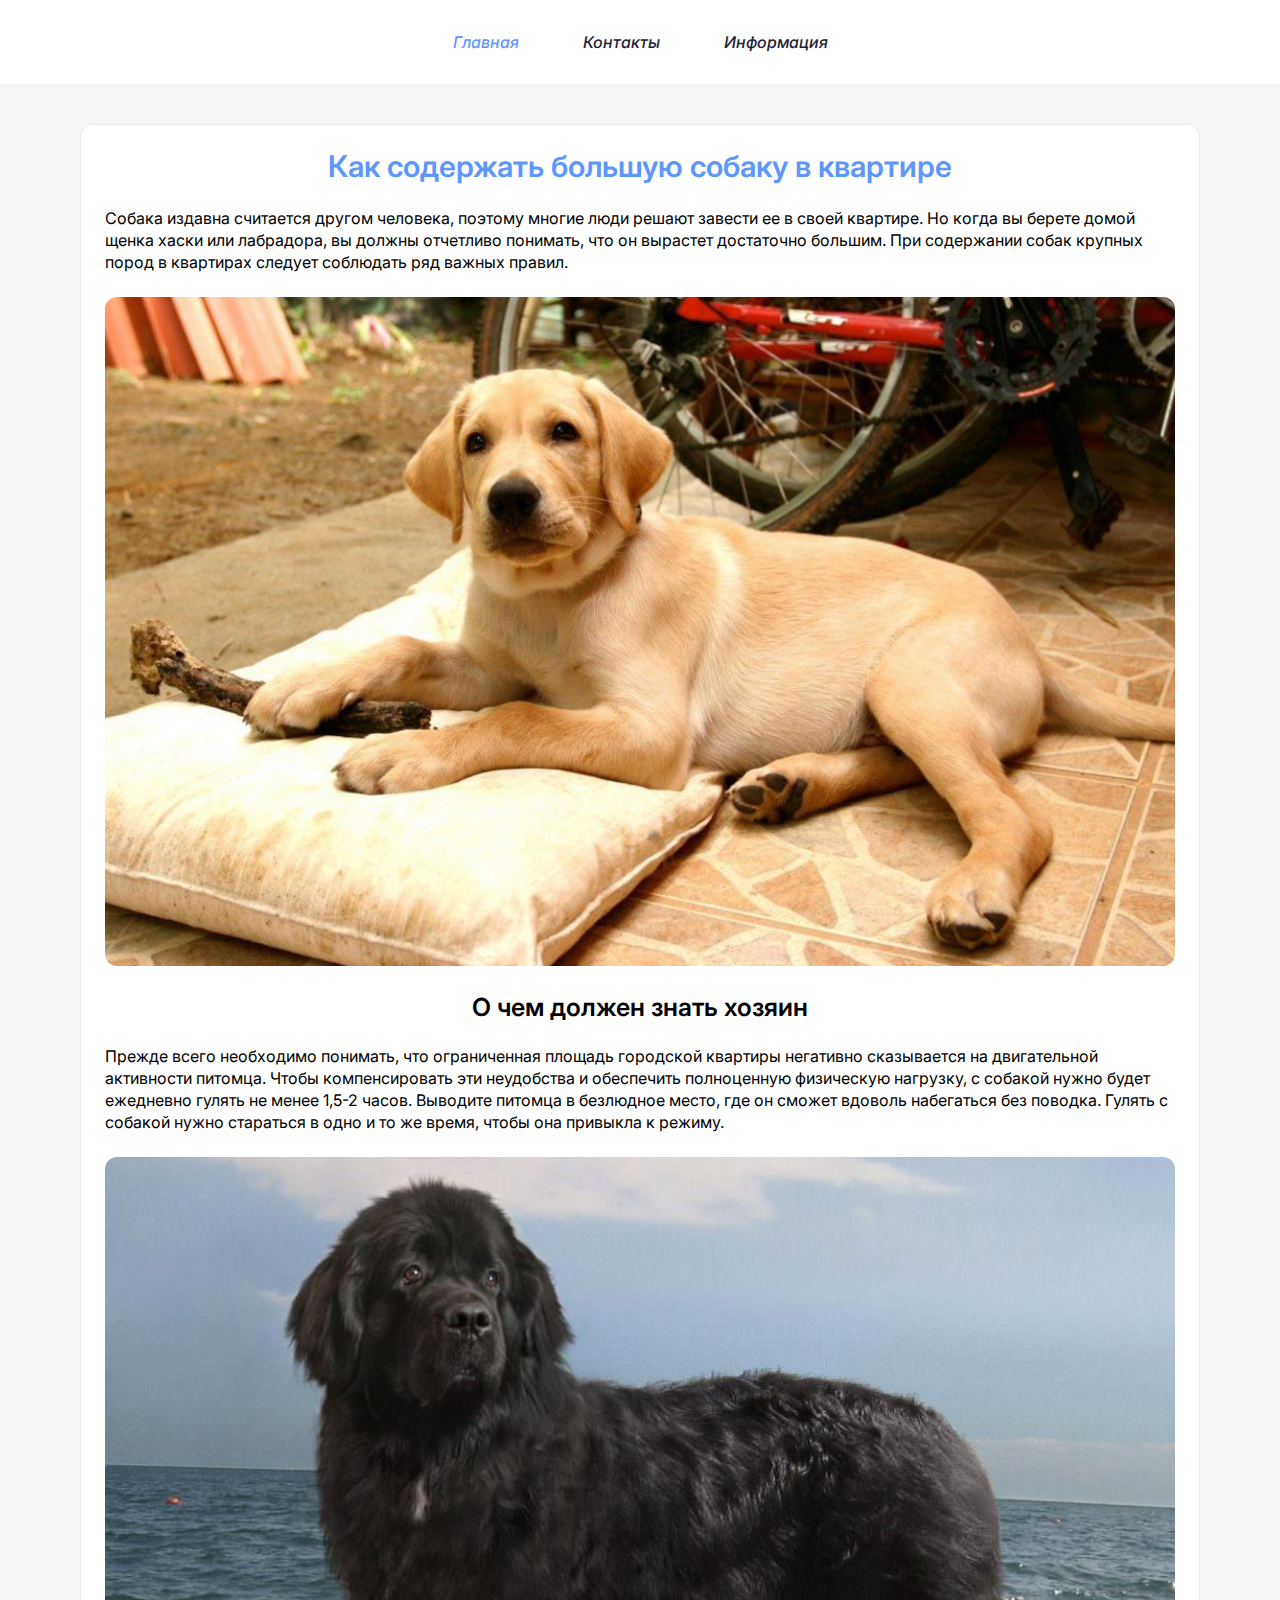
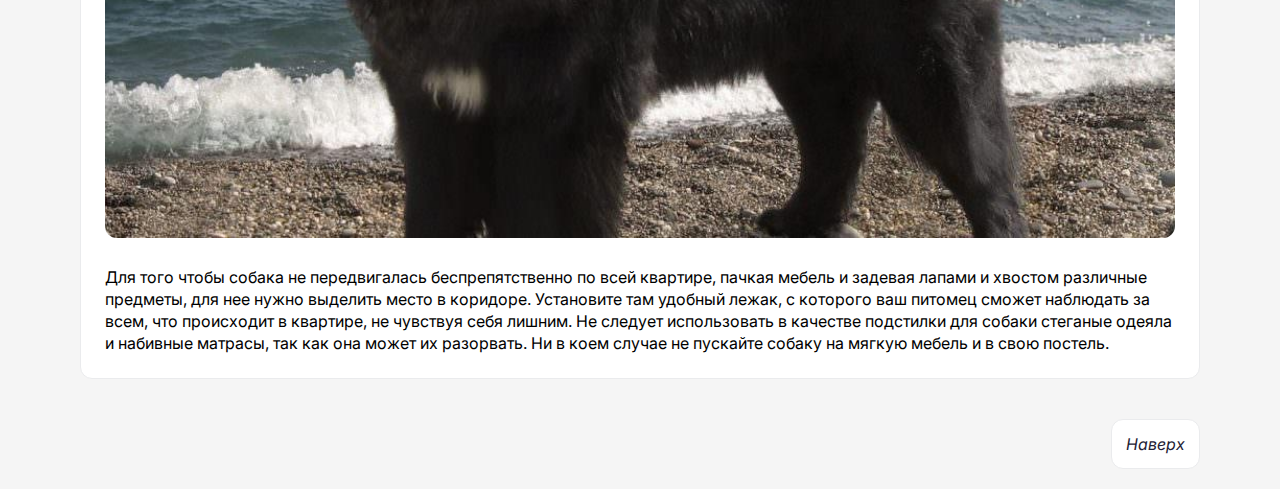
<file: page/animals/index.html>
<!DOCTYPE html>
<html lang="en">
  <head>
    <meta charset="UTF-8" />
    <meta name="viewport" content="width=device-width, initial-scale=1.0" />
    <link rel="preconnect" href="https://fonts.googleapis.com" />
    <link rel="preconnect" href="https://fonts.gstatic.com" crossorigin />
    <link
      href="https://fonts.googleapis.com/css2?family=Inter:wght@400;500;600&display=swap"
      rel="stylesheet"
    />
    <link rel="stylesheet" href="../../styles/animals/main.css" />
    <title>Animals</title>
  </head>
  <body>
    <header>
      <div class="container">
        <nav class="nav">
          <ul class="nav_ul">
            <li class="nav_li">
              <a class="nav_link link-active" href="#"><em>Главная</em></a>
            </li>
            <li class="nav_li">
              <a class="nav_link" href="./contacts.html"><em>Контакты</em></a>
            </li>
            <li class="nav_li">
              <a class="nav_link" href="./info.html"><em>Информация</em></a>
            </li>
          </ul>
        </nav>
      </div>
    </header>
    <div class="container">
      <main class="main">
        <h1 class="main_title">Как содержать большую собаку в квартире</h1>
        <p class="main_description">
          Собака издавна считается другом человека, поэтому многие люди решают
          завести ее в своей квартире. Но когда вы берете домой щенка хаски или
          лабрадора, вы должны отчетливо понимать, что он вырастет достаточно
          большим. При содержании собак крупных пород в квартирах следует
          соблюдать ряд важных правил.
        </p>
        <img class="main_img" src="../../img/dog-first.jpeg" alt="dog-first" />
        <h3 class="main_subtitle">О чем должен знать хозяин</h3>
        <p class="main_description">
          Прежде всего необходимо понимать, что ограниченная площадь городской
          квартиры негативно сказывается на двигательной активности питомца.
          Чтобы компенсировать эти неудобства и обеспечить полноценную
          физическую нагрузку, с собакой нужно будет ежедневно гулять не менее
          1,5-2 часов. Выводите питомца в безлюдное место, где он сможет вдоволь
          набегаться без поводка. Гулять с собакой нужно стараться в одно и то
          же время, чтобы она привыкла к режиму.
        </p>
        <img class="main_img" src="../../img/dog-second.jpg" alt="dog-second" />
        <p class="main_description">
          Для того чтобы собака не передвигалась беспрепятственно по всей
          квартире, пачкая мебель и задевая лапами и хвостом различные предметы,
          для нее нужно выделить место в коридоре. Установите там удобный лежак,
          с которого ваш питомец сможет наблюдать за всем, что происходит в
          квартире, не чувствуя себя лишним. Не следует использовать в качестве
          подстилки для собаки стеганые одеяла и набивные матрасы, так как она
          может их разорвать. Ни в коем случае не пускайте собаку на мягкую
          мебель и в свою постель.
        </p>
      </main>
      <footer class="footer">
        <a class="footer_link" href="#"><em>Наверх</em></a>
      </footer>
    </div>
  </body>
</html>
</file>
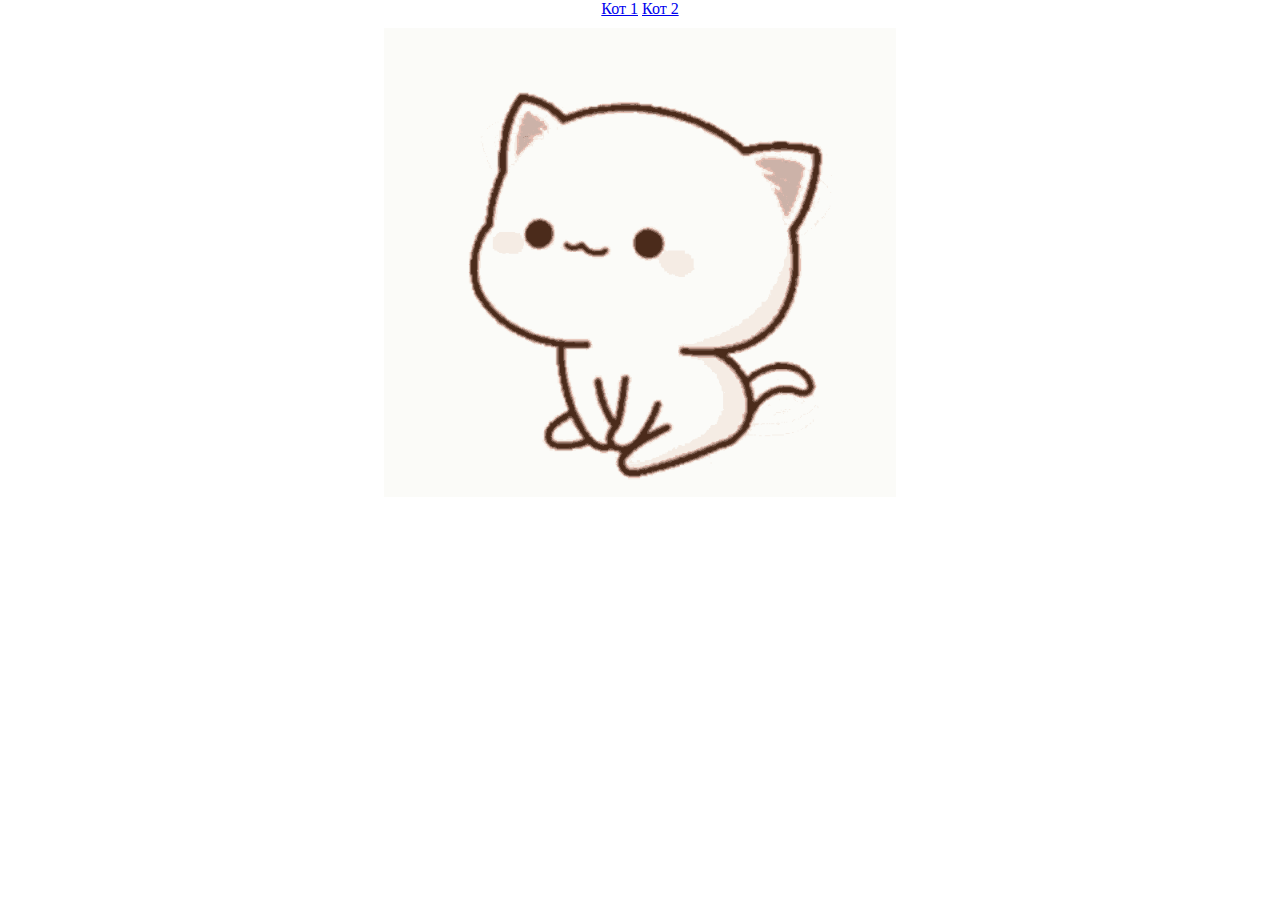
<file: page/cat.html>
<!DOCTYPE html>
<html lang="en">
  <head>
    <meta charset="UTF-8" />
    <meta http-equiv="X-UA-Compatible" content="IE=edge" />
    <meta name="viewport" content="width=device-width, initial-scale=1.0" />
    <meta
      name="description"
      content="Не упустите шанс стать частью быстроразвивающейся индустрии. Запишитесь на обучение уже сейчас!"
    />
    <link rel="stylesheet" href="../styles/index.css" />
    <title>Адриан Дмитрук</title>
  </head>
  <body>
    <header>
      <nav>
        <a href="../index.html">Кот 1</a>
        <a href="./cat.html">Кот 2</a>
      </nav>
    </header>
    <main>
      <img class="catVideo" src="../img/cute-peach.gif" alt="cat" />
    </main>
  </body>
</html>
</file>
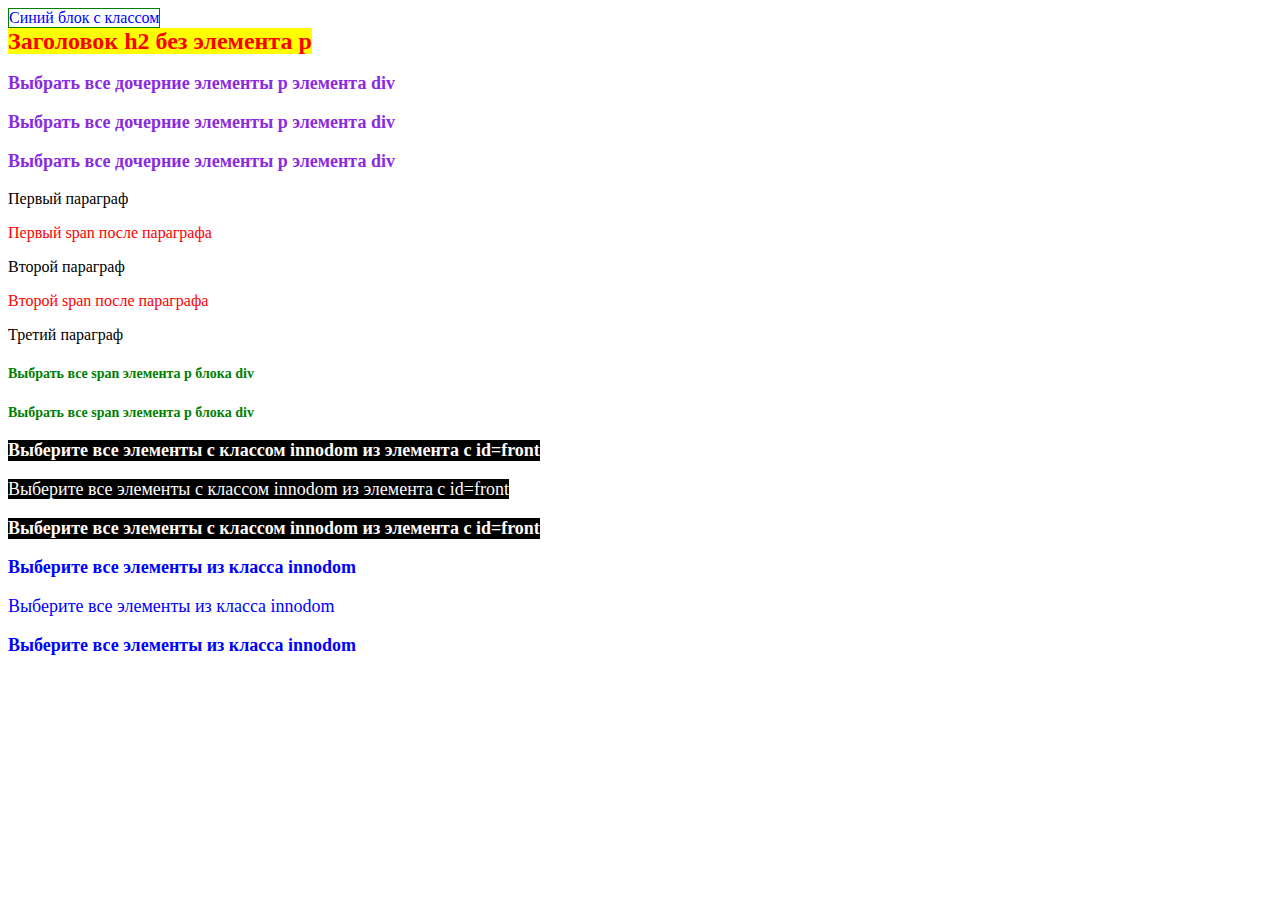
<file: page/css.html>
<!DOCTYPE html>
<html lang="en">
  <head>
    <meta charset="UTF-8" />
    <meta name="viewport" content="width=device-width, initial-scale=1.0" />
    <link rel="stylesheet" href="../styles/css/index.css" />
    <title>Css</title>
  </head>
  <body>
    <div class="blue_text">Синий блок с классом</div>

    <div>
      <h2>Заголовок h2 без элемента p</h2>
    </div>

    <div>
      <p>Выбрать все дочерние элементы p элемента div</p>
      <p>Выбрать все дочерние элементы p элемента div</p>
      <p>Выбрать все дочерние элементы p элемента div</p>
    </div>

    <p>Первый параграф</p>
    <span>Первый span после параграфа</span>
    <p>Второй параграф</p>
    <span>Второй span после параграфа</span>
    <p>Третий параграф</p>

    <div>
      <p>
        <span>Выбрать все span элемента p блока div</span>
      </p>
      <p>
        <span>Выбрать все span элемента p блока div</span>
      </p>
    </div>

    <div id="front">
      <p class="innodom">
        Выберите все элементы с классом innodom из элемента с id=front
      </p>
      <span class="innodom"
        >Выберите все элементы с классом innodom из элемента с id=front</span
      >
      <div>
        <p class="innodom">
          Выберите все элементы с классом innodom из элемента с id=front
        </p>
      </div>
    </div>

    <div>
      <p class="innodom">Выберите все элементы из класса innodom</p>
      <span class="innodom">Выберите все элементы из класса innodom</span>
      <div>
        <p class="innodom">Выберите все элементы из класса innodom</p>
      </div>
    </div>
  </body>
</html>
</file>
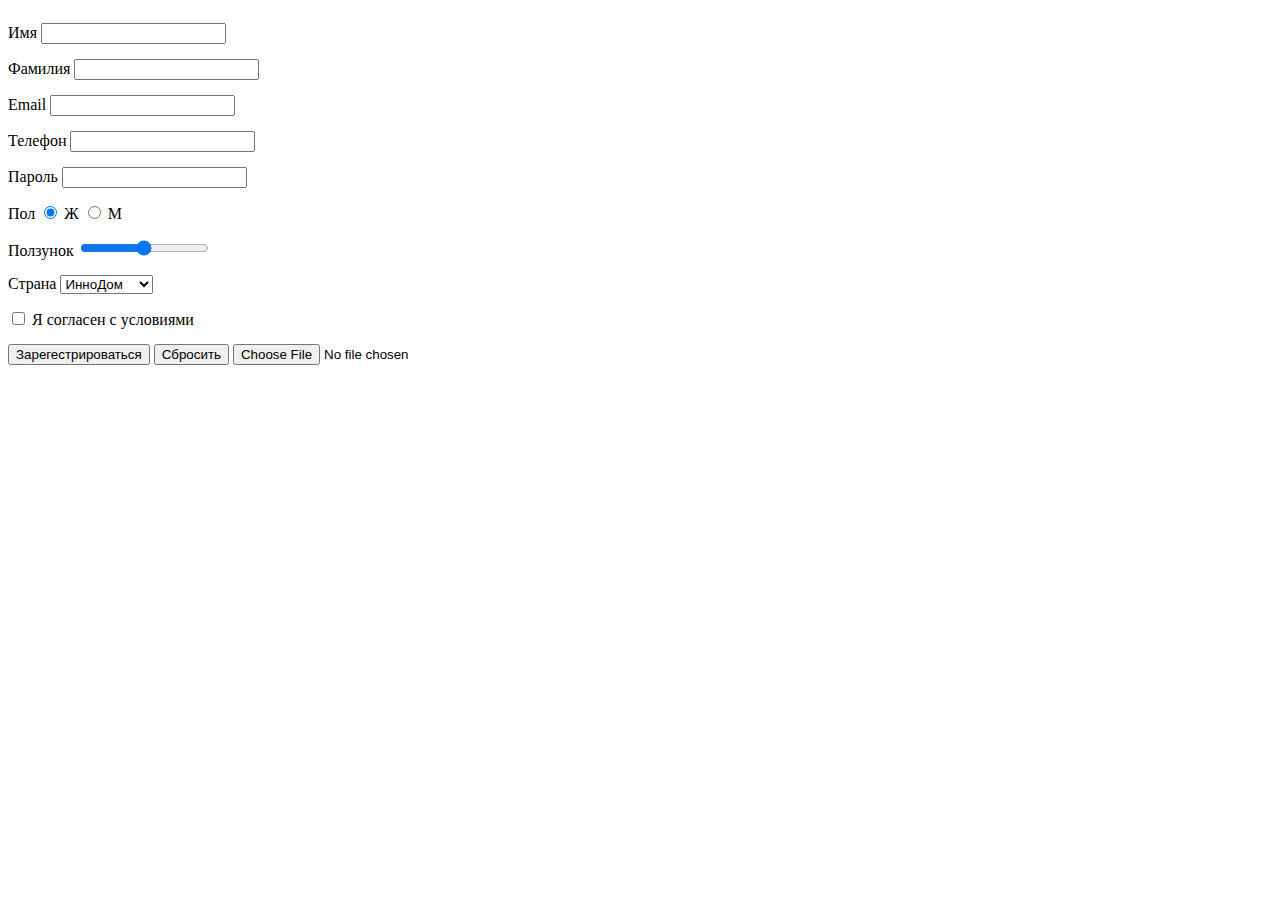
<file: page/input.html>
<!DOCTYPE html>
<html lang="en">
  <head>
    <meta charset="UTF-8" />
    <meta name="viewport" content="width=device-width, initial-scale=1.0" />
    <link rel="stylesheet" href="../styles/phone/index.css" />
    <title>Input</title>
  </head>
  <body>
    <form
      action="https://webhook.site/b83dcf88-ffb5-4025-9dde-c13d4c442051"
      method="POST"
    >
      <div class="form_wrap">
        <label>
          <span>Имя</span>
          <input type="text" required minlength="2" name="firstName" />
        </label>
      </div>
      <div class="form_wrap">
        <label>
          <span>Фамилия</span>
          <input type="text" required maxlength="20" name="lastName" />
        </label>
      </div>
      <div class="form_wrap">
        <label>
          <span>Email</span>
          <input type="email" required name="email" />
        </label>
      </div>
      <div class="form_wrap">
        <label>
          <span>Телефон</span>
          <input type="tel" required name="phone" />
        </label>
      </div>
      <div class="form_wrap">
        <label>
          <span>Пароль</span>
          <input type="password" required name="password" />
        </label>
      </div>
      <div class="form_wrap">
        <span>Пол</span>
        <label>
          <input type="radio" name="floor" value="1" checked required />
          <span>Ж</span>
        </label>
        <label>
          <input type="radio" name="floor" value="2" required />
          <span>М</span>
        </label>
      </div>
      <div class="form_wrap">
        <span>Ползунок</span>
        <input type="range" id="vol" name="vol" min="0" max="50" />
      </div>
      <div class="form_wrap">
        <label>
          <span>Страна</span>
          <select required name="сountry">
            <option value="1">ИнноДом</option>
            <option value="2">ИнноДомик</option>
            <option value="3">Домик</option>
          </select>
        </label>
      </div>
      <div class="form_wrap">
        <label>
          <input type="checkbox" required /> Я согласен с условиями
        </label>
      </div>
      <div class="form_wrap">
        <input type="submit" value="Зарегестрироваться" />
        <input type="reset" value="Сбросить" />
        <input type="file" />
      </div>
    </form>
  </body>
</html>
</file>
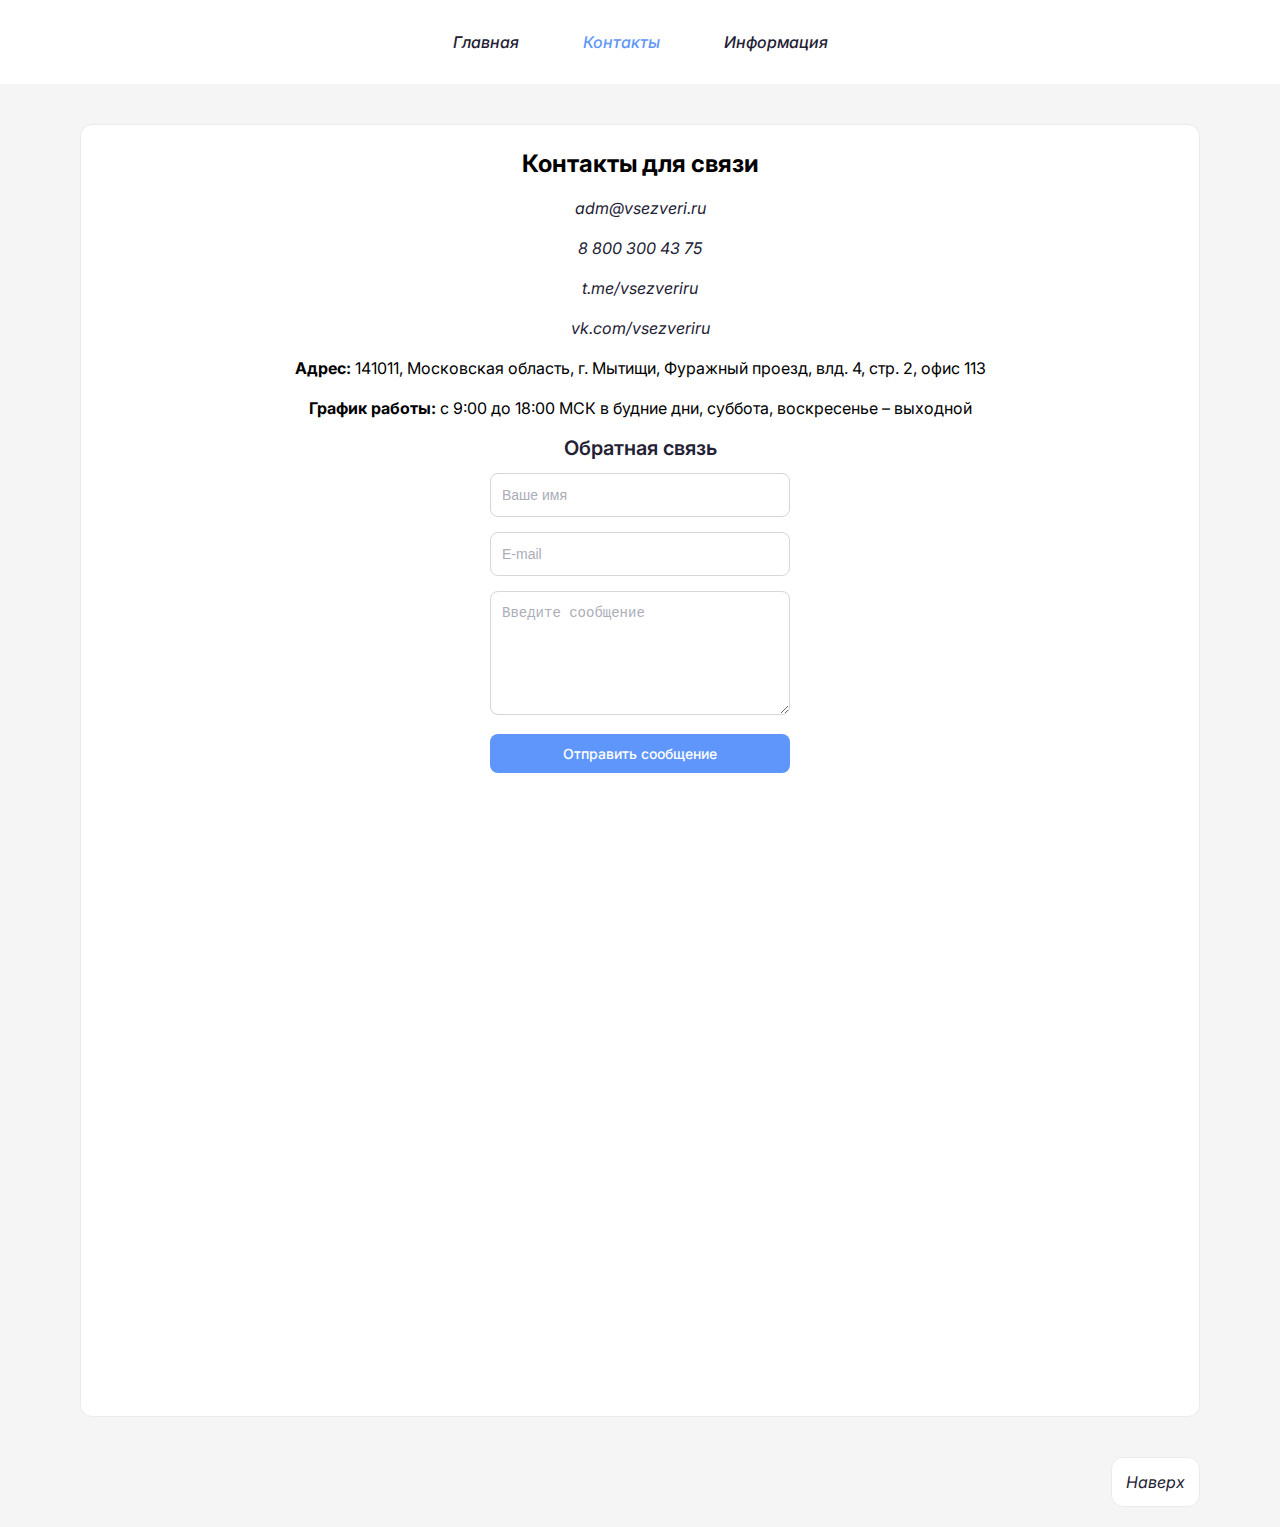
<file: page/animals/contacts.html>
<!DOCTYPE html>
<html lang="en">
  <head>
    <meta charset="UTF-8" />
    <meta name="viewport" content="width=device-width, initial-scale=1.0" />
    <link rel="preconnect" href="https://fonts.googleapis.com" />
    <link rel="preconnect" href="https://fonts.gstatic.com" crossorigin />
    <link
      href="https://fonts.googleapis.com/css2?family=Inter:wght@400;500;600&display=swap"
      rel="stylesheet"
    />
    <link rel="stylesheet" href="../../styles/animals/main.css" />
    <title>Contacts</title>
  </head>
  <body>
    <header>
      <div class="container">
        <nav class="nav">
          <ul class="nav_ul">
            <li class="nav_li">
              <a class="nav_link" href="./index.html"><em>Главная</em></a>
            </li>
            <li class="nav_li">
              <a class="nav_link link-active" href="#"><em>Контакты</em></a>
            </li>
            <li class="nav_li">
              <a class="nav_link" href="./info.html"><em>Информация</em></a>
            </li>
          </ul>
        </nav>
      </div>
    </header>
    <div class="container">
      <main class="main">
        <h2>Контакты для связи</h2>

        <a class="main_link" href="mailto:adm@vsezveri.ru"
          ><em>adm@vsezveri.ru</em></a
        >

        <a class="main_link" href="tel:88003004375"><em>8 800 300 43 75</em></a>
        <a class="main_link" href="https://t.me/vsezveriru"
          ><em>t.me/vsezveriru</em></a
        >
        <a class="main_link" href="https://vk.com/vsezveriru"
          ><em>vk.com/vsezveriru</em></a
        >
        <div class="main_contacts">
          <strong>Адрес:</strong>
          141011, Московская область, г. Мытищи, Фуражный проезд, влд. 4, стр.
          2, офис 113
        </div>
        <div class="main_contacts">
          <strong>График работы:</strong>
          c 9:00 до 18:00 МСК в будние дни, суббота, воскресенье – выходной
        </div>
        <form action="" class="form">
          <h4 class="form_title">Обратная связь</h4>

          <div>
            <input class="form_input" type="text" placeholder="Ваше имя" />
          </div>
          <div>
            <input class="form_input" type="email" placeholder="E-mail" />
          </div>
          <div>
            <textarea
              class="form_text"
              name=""
              cols="20"
              rows="5"
              placeholder="Введите сообщение"
            ></textarea>
          </div>
          <button class="form_btn" type="submit">Отправить сообщение</button>
        </form>
        <iframe
          src="https://www.google.com/maps/embed?pb=!1m14!1m8!1m3!1d17897.644476847294!2d37.7600274!3d55.8937942!3m2!1i1024!2i768!4f13.1!3m3!1m2!1s0x46b5317e11f232e3%3A0x9956ecb6e67d6f24!2z0JLQodCVINCX0JLQldCg0Jg!5e0!3m2!1sru!2sby!4v1687140634091!5m2!1sru!2sby"
          width="100%"
          height="600"
          style="border: 0; border-radius: 12px"
          allowfullscreen=""
          loading="lazy"
          referrerpolicy="no-referrer-when-downgrade"
        ></iframe>
      </main>
      <footer class="footer">
        <a class="footer_link" href="#"><em>Наверх</em></a>
      </footer>
    </div>
  </body>
</html>
</file>
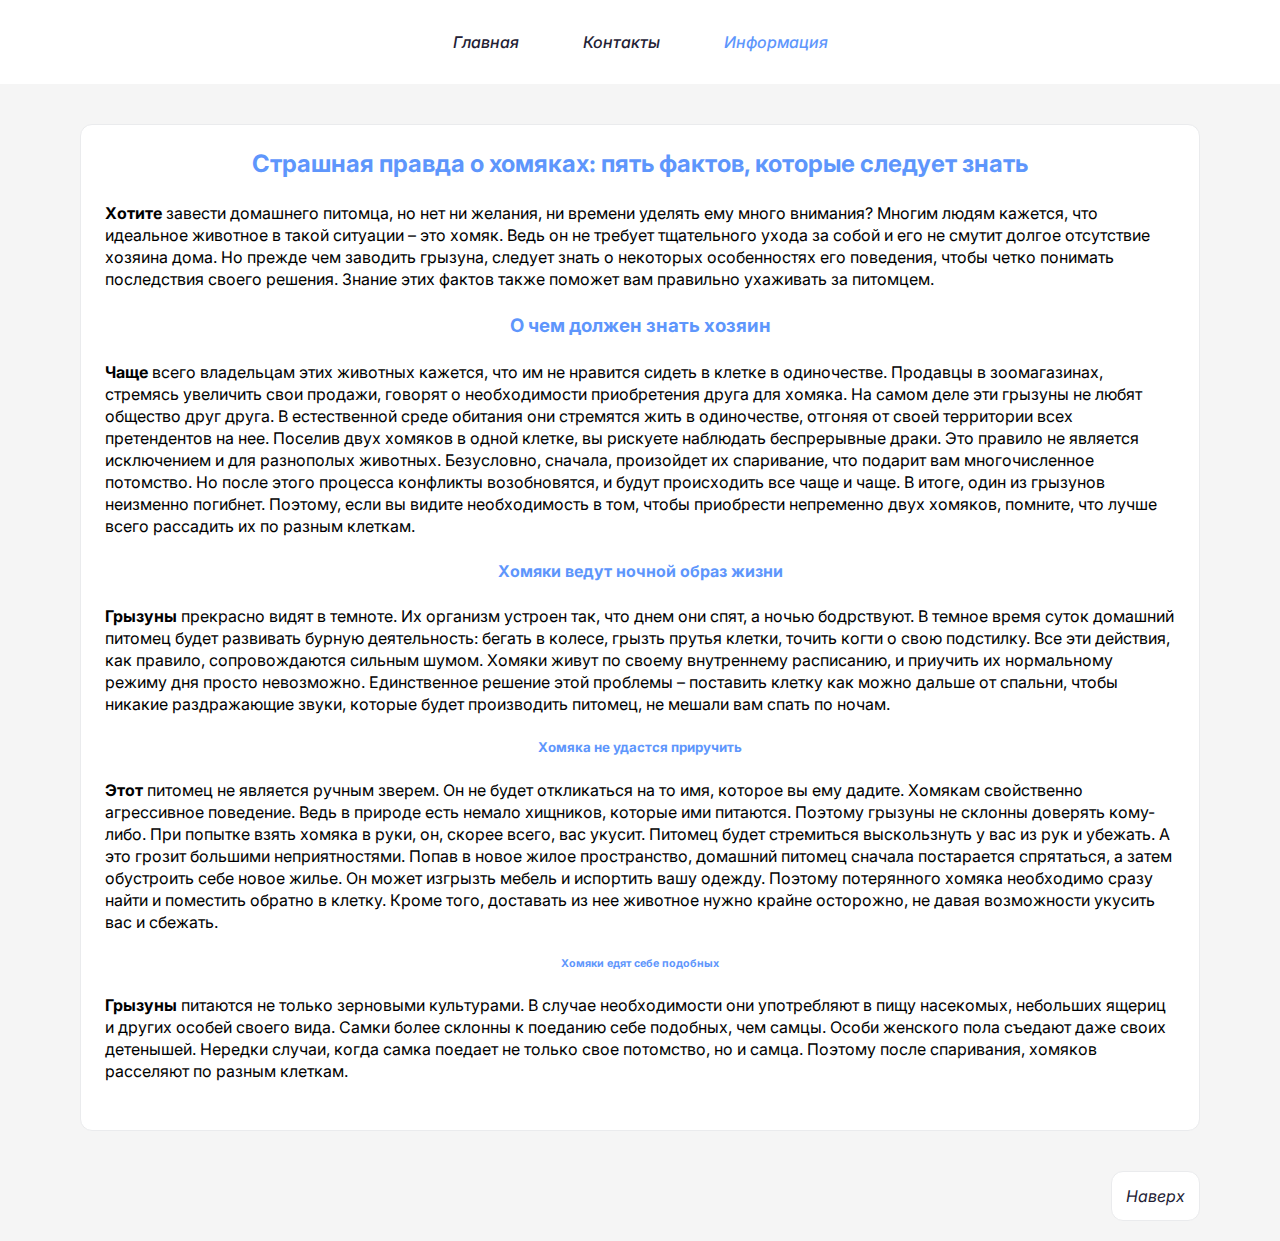
<file: page/animals/info.html>
<!DOCTYPE html>
<html lang="en">
  <head>
    <meta charset="UTF-8" />
    <meta name="viewport" content="width=device-width, initial-scale=1.0" />
    <link rel="preconnect" href="https://fonts.googleapis.com" />
    <link rel="preconnect" href="https://fonts.gstatic.com" crossorigin />
    <link
      href="https://fonts.googleapis.com/css2?family=Inter:wght@400;500;600&display=swap"
      rel="stylesheet"
    />
    <link rel="stylesheet" href="../../styles/animals/main.css" />
    <title>Information</title>
  </head>
  <body>
    <header>
      <div class="container">
        <nav class="nav">
          <ul class="nav_ul">
            <li class="nav_li">
              <a class="nav_link" href="./index.html"><em>Главная</em></a>
            </li>
            <li class="nav_li">
              <a class="nav_link" href="./contacts.html"><em>Контакты</em></a>
            </li>
            <li class="nav_li">
              <a class="nav_link link-active" href=""><em>Информация</em></a>
            </li>
          </ul>
        </nav>
      </div>
    </header>
    <div class="container">
      <main class="main">
        <h2 class="info_title">
          Страшная правда о хомяках: пять фактов, которые следует знать
        </h2>
        <p class="info_description">
          <strong>Хотите </strong> завести домашнего питомца, но нет ни желания,
          ни времени уделять ему много внимания? Многим людям кажется, что
          идеальное животное в такой ситуации – это хомяк. Ведь он не требует
          тщательного ухода за собой и его не смутит долгое отсутствие хозяина
          дома. Но прежде чем заводить грызуна, следует знать о некоторых
          особенностях его поведения, чтобы четко понимать последствия своего
          решения. Знание этих фактов также поможет вам правильно ухаживать за
          питомцем.
        </p>
        <h3 class="info_title">О чем должен знать хозяин</h3>
        <p class="info_description">
          <strong>Чаще </strong> всего владельцам этих животных кажется, что им
          не нравится сидеть в клетке в одиночестве. Продавцы в зоомагазинах,
          стремясь увеличить свои продажи, говорят о необходимости приобретения
          друга для хомяка. На самом деле эти грызуны не любят общество друг
          друга. В естественной среде обитания они стремятся жить в одиночестве,
          отгоняя от своей территории всех претендентов на нее. Поселив двух
          хомяков в одной клетке, вы рискуете наблюдать беспрерывные драки. Это
          правило не является исключением и для разнополых животных. Безусловно,
          сначала, произойдет их спаривание, что подарит вам многочисленное
          потомство. Но после этого процесса конфликты возобновятся, и будут
          происходить все чаще и чаще. В итоге, один из грызунов неизменно
          погибнет. Поэтому, если вы видите необходимость в том, чтобы
          приобрести непременно двух хомяков, помните, что лучше всего рассадить
          их по разным клеткам.
        </p>
        <h4 class="info_title">Хомяки ведут ночной образ жизни</h4>
        <p class="info_description">
          <strong>Грызуны </strong> прекрасно видят в темноте. Их организм
          устроен так, что днем они спят, а ночью бодрствуют. В темное время
          суток домашний питомец будет развивать бурную деятельность: бегать в
          колесе, грызть прутья клетки, точить когти о свою подстилку. Все эти
          действия, как правило, сопровождаются сильным шумом. Хомяки живут по
          своему внутреннему расписанию, и приучить их нормальному режиму дня
          просто невозможно. Единственное решение этой проблемы – поставить
          клетку как можно дальше от спальни, чтобы никакие раздражающие звуки,
          которые будет производить питомец, не мешали вам спать по ночам.
        </p>
        <h5 class="info_title">Хомяка не удастся приручить</h5>
        <p class="info_description">
          <strong>Этот </strong> питомец не является ручным зверем. Он не будет
          откликаться на то имя, которое вы ему дадите. Хомякам свойственно
          агрессивное поведение. Ведь в природе есть немало хищников, которые
          ими питаются. Поэтому грызуны не склонны доверять кому-либо. При
          попытке взять хомяка в руки, он, скорее всего, вас укусит. Питомец
          будет стремиться выскользнуть у вас из рук и убежать. А это грозит
          большими неприятностями. Попав в новое жилое пространство, домашний
          питомец сначала постарается спрятаться, а затем обустроить себе новое
          жилье. Он может изгрызть мебель и испортить вашу одежду. Поэтому
          потерянного хомяка необходимо сразу найти и поместить обратно в
          клетку. Кроме того, доставать из нее животное нужно крайне осторожно,
          не давая возможности укусить вас и сбежать.
        </p>
        <h6 class="info_title">Хомяки едят себе подобных</h6>
        <p class="info_description">
          <strong>Грызуны </strong> питаются не только зерновыми культурами. В
          случае необходимости они употребляют в пищу насекомых, небольших
          ящериц и других особей своего вида. Самки более склонны к поеданию
          себе подобных, чем самцы. Особи женского пола съедают даже своих
          детенышей. Нередки случаи, когда самка поедает не только свое
          потомство, но и самца. Поэтому после спаривания, хомяков расселяют по
          разным клеткам.
        </p>
      </main>
      <footer class="footer">
        <a class="footer_link" href="#"><em>Наверх</em></a>
      </footer>
    </div>
  </body>
</html>
</file>
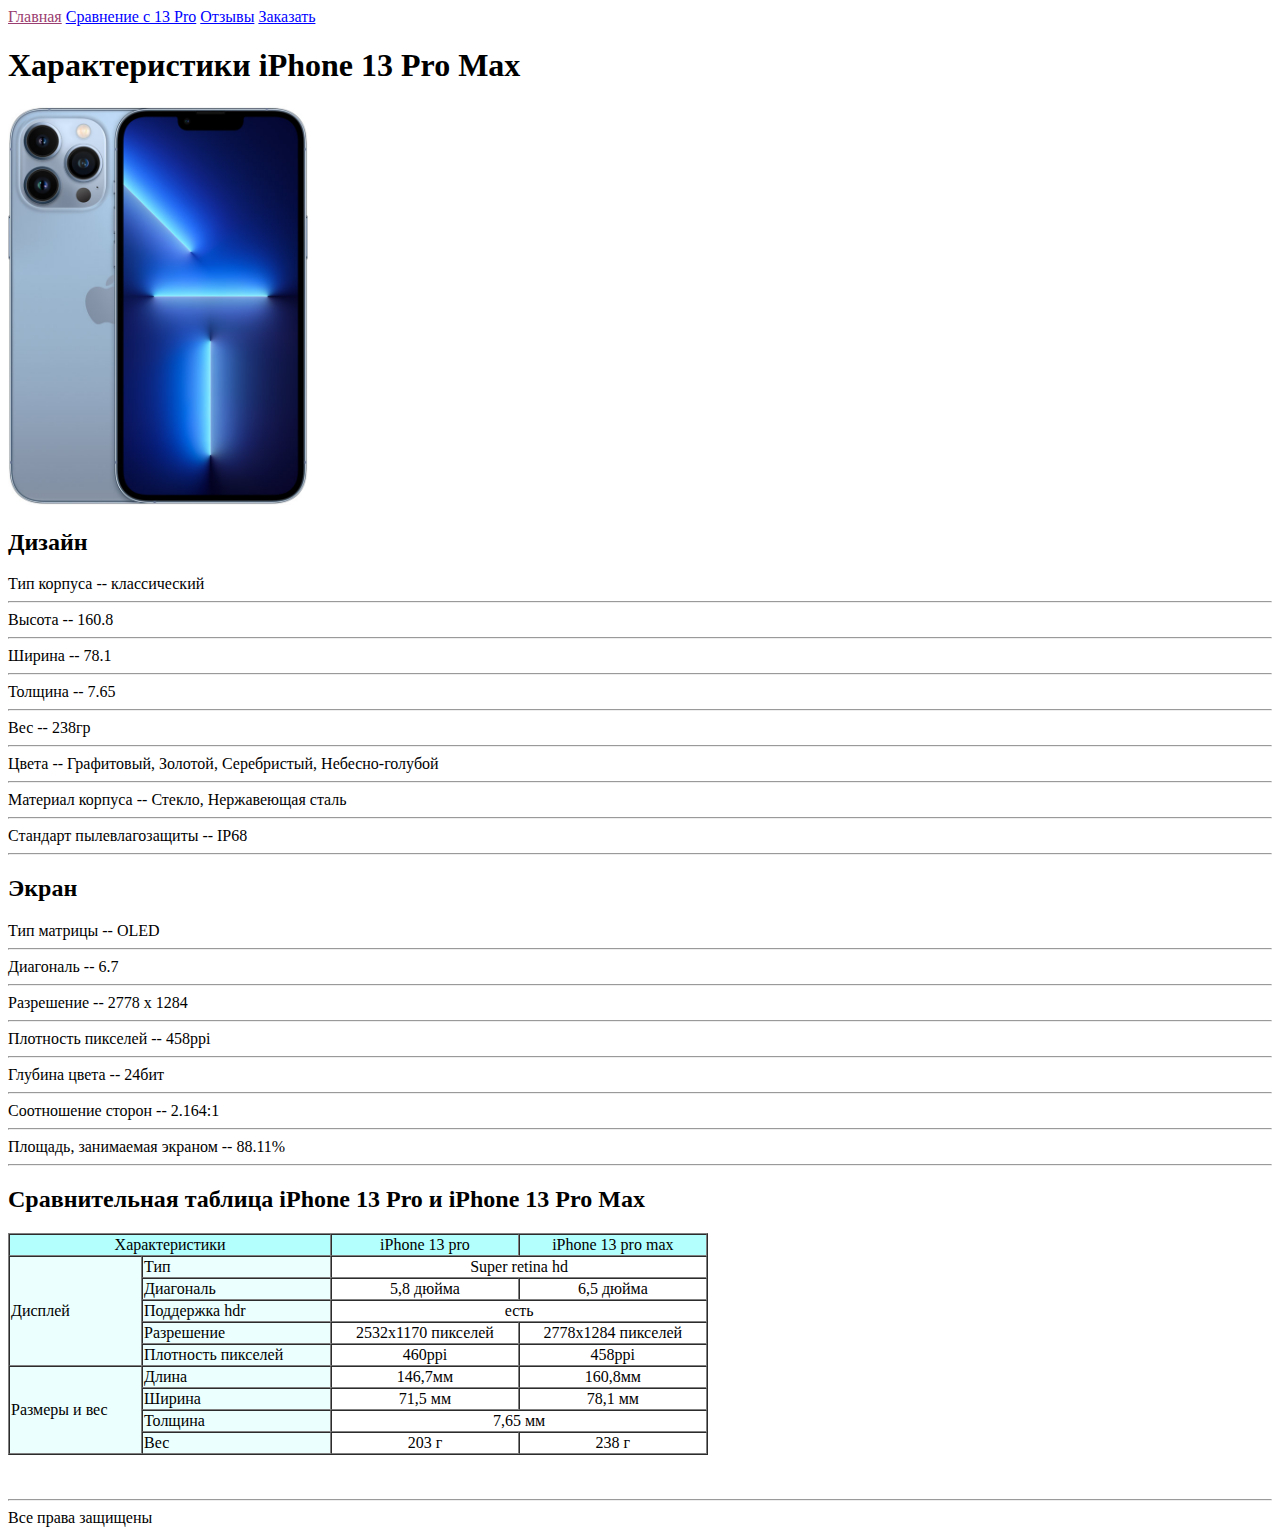
<file: page/phone/home.html>
<!DOCTYPE html>
<html lang="en">
  <head>
    <meta charset="UTF-8" />
    <meta name="viewport" content="width=device-width, initial-scale=1.0" />
    <link rel="stylesheet" href="../../styles/phone/index.css" />
    <title>Home</title>
  </head>
  <body>
    <header>
      <nav>
        <ul>
          <li>
            <a class="nav_link-active" href="#">Главная</a>
          </li>
          <li>
            <a class="nav_link" href="#table">Сравнение с 13 Pro</a>
          </li>
          <li>
            <a class="nav_link" href="./reviews.html">Отзывы</a>
          </li>
          <li>
            <a class="nav_link" href="./order.html">Заказать</a>
          </li>
        </ul>
      </nav>
    </header>
    <main>
      <h1>Характеристики iPhone 13 Pro Max</h1>
      <img class="phone_img" src="../../img/iphone.jpeg" alt="Телефон" />
      <h2>Дизайн</h2>
      <p>Тип корпуса -- классический</p>
      <hr />
      <p>Высота -- 160.8</p>
      <hr />
      <p>Ширина -- 78.1</p>
      <hr />
      <p>Толщина -- 7.65</p>
      <hr />
      <p>Вес -- 238гр</p>
      <hr />
      <p>Цвета -- Графитовый, Золотой, Серебристый, Небесно-голубой</p>
      <hr />
      <p>Материал корпуса -- Стекло, Нержавеющая сталь</p>
      <hr />
      <p>Стандарт пылевлагозащиты -- IP68</p>
      <hr />
      <h2>Экран</h2>
      <p>Тип матрицы -- OLED</p>
      <hr />
      <p>Диагональ -- 6.7</p>
      <hr />
      <p>Разрешение -- 2778 x 1284</p>
      <hr />
      <p>Плотность пикселей -- 458ppi</p>
      <hr />
      <p>Глубина цвета -- 24бит</p>
      <hr />
      <p>Соотношение сторон -- 2.164:1</p>
      <hr />
      <p>Площадь, занимаемая экраном -- 88.11%</p>
      <hr />
      <h2>Сравнительная таблица iPhone 13 Pro и iPhone 13 Pro Max</h2>
      <table class="table" id="table" border="1" cellspacing="0">
        <tr class="table_header">
          <td colspan="2">Характеристики</td>
          <td class="table_right">iPhone 13 pro</td>
          <td class="table_right">iPhone 13 pro max</td>
        </tr>
        <tr>
          <td class="table_left" rowspan="5">Дисплей</td>
          <td class="table_left">Тип</td>
          <td class="table_right" colspan="2">Super retina hd</td>
        </tr>
        <tr>
          <td class="table_left">Диагональ</td>
          <td class="table_right">5,8 дюйма</td>
          <td class="table_right">6,5 дюйма</td>
        </tr>
        <tr>
          <td class="table_left">Поддержка hdr</td>
          <td class="table_right" colspan="2">есть</td>
        </tr>
        <tr>
          <td class="table_left">Разрешение</td>
          <td class="table_right">2532x1170 пикселей</td>
          <td class="table_right">2778x1284 пикселей</td>
        </tr>
        <tr>
          <td class="table_left">Плотность пикселей</td>
          <td class="table_right">460ppi</td>
          <td class="table_right">458ppi</td>
        </tr>
        <tr>
          <td class="table_left" rowspan="4">Размеры и вес</td>
          <td class="table_left">Длина</td>
          <td class="table_right">146,7мм</td>
          <td class="table_right">160,8мм</td>
        </tr>
        <tr>
          <td class="table_left">Ширина</td>
          <td class="table_right">71,5 мм</td>
          <td class="table_right">78,1 мм</td>
        </tr>
        <tr>
          <td class="table_left">Толщина</td>
          <td class="table_right" colspan="2">7,65 мм</td>
        </tr>
        <tr>
          <td class="table_left">Вес</td>
          <td class="table_right">203 г</td>
          <td class="table_right">238 г</td>
        </tr>
      </table>
      <br />
      <br />
    </main>
    <footer>
      <hr />
      <p>Все права защищены</p>
    </footer>
  </body>
</html>
</file>
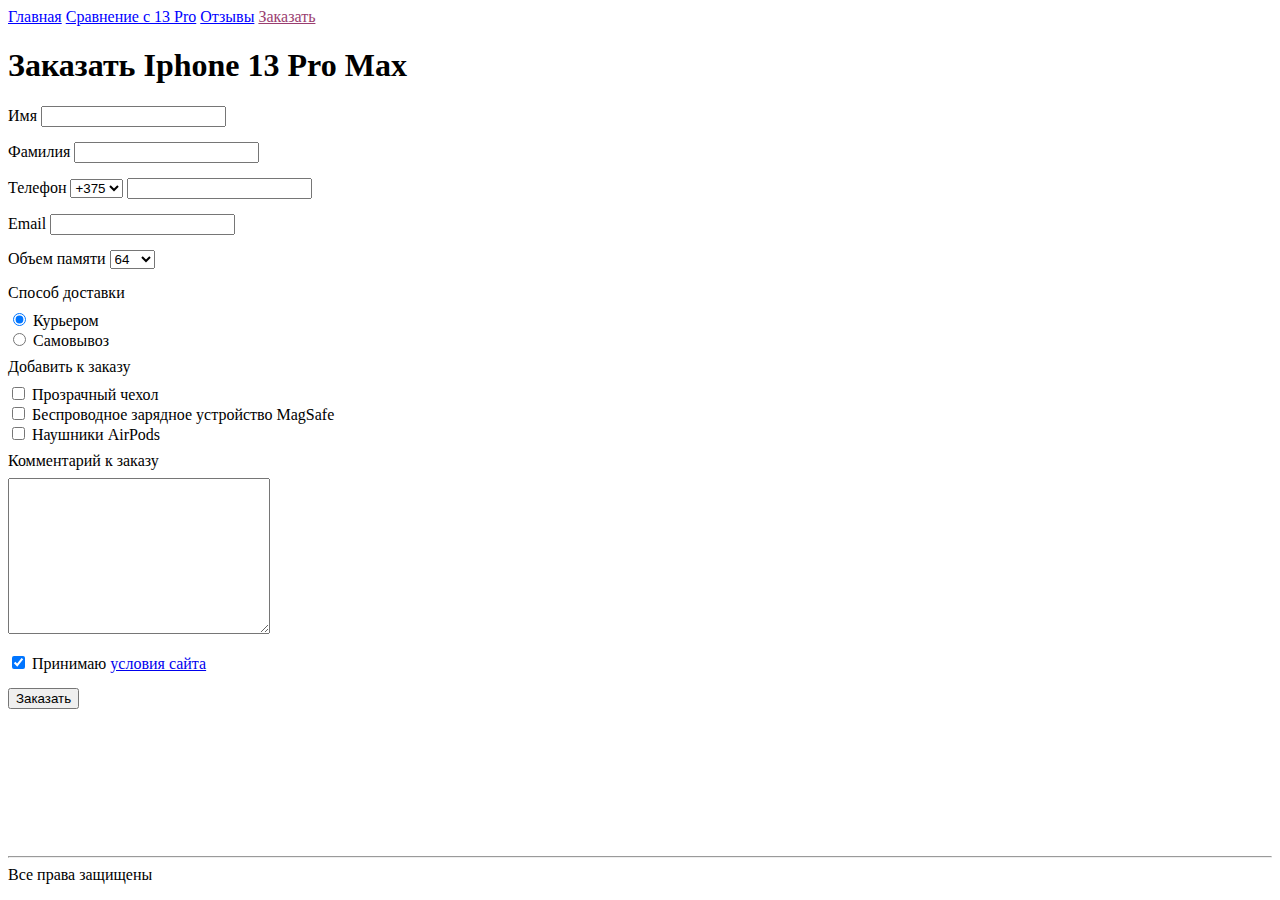
<file: page/phone/order.html>
<!DOCTYPE html>
<html lang="en">
  <head>
    <meta charset="UTF-8" />
    <meta name="viewport" content="width=device-width, initial-scale=1.0" />
    <link rel="stylesheet" href="../../styles/phone/index.css" />
    <title>Order</title>
  </head>
  <body>
    <header>
      <nav>
        <ul>
          <li>
            <a class="nav_link" href="./home.html">Главная</a>
          </li>
          <li>
            <a class="nav_link" href="./home.html#table">Сравнение с 13 Pro</a>
          </li>
          <li>
            <a class="nav_link" href="./reviews.html">Отзывы</a>
          </li>
          <li>
            <a class="nav_link-active" href="#">Заказать</a>
          </li>
        </ul>
      </nav>
    </header>
    <main>
      <h1>Заказать Iphone 13 Pro Max</h1>
      <form
        action="https://webhook.site/b83dcf88-ffb5-4025-9dde-c13d4c442051"
        method="POST"
      >
        <div class="form_wrap">
          <label>
            <span>Имя</span>
            <input type="text" name="firstName" />
          </label>
        </div>
        <div class="form_wrap">
          <label>
            <span>Фамилия</span>
            <input type="text" name="secondName" />
          </label>
        </div>
        <div class="form_wrap">
          <label>
            <span>Телефон</span>
            <select name="pref">
              <option value="+375">+375</option>
              <option value="+7">+7</option>
            </select>
            <input type="tel" name="phone" />
          </label>
        </div>
        <div class="form_wrap">
          <label>
            <span>Email</span>
            <input type="email" name="email" />
          </label>
        </div>
        <div class="form_wrap">
          <label>
            <span>Объем памяти</span>
            <select name="memory">
              <option value="64">64</option>
              <option value="128">128</option>
            </select>
          </label>
        </div>
        <p>Способ доставки</p>
        <div>
          <label>
            <input type="radio" name="del" checked value="1" />
            <span>Курьером</span>
          </label>
        </div>
        <div>
          <label>
            <input type="radio" name="del" value="2" />
            <span>Самовывоз</span>
          </label>
        </div>
        <p>Добавить к заказу</p>
        <div>
          <label>
            <input type="checkbox" name="case" /> Прозрачный чехол
          </label>
        </div>
        <div>
          <label>
            <input type="checkbox" name="charging" /> Беспроводное зарядное
            устройство MagSafe
          </label>
        </div>
        <div>
          <label>
            <input type="checkbox" name="headphones" /> Наушники AirPods
          </label>
        </div>
        <p>Комментарий к заказу</p>
        <textarea cols="30" rows="10" name="comment"></textarea>
        <div class="form_wrap">
          <label>
            <input type="checkbox" checked required /> Принимаю
            <a href="#">условия сайта</a>
          </label>
        </div>
        <input type="submit" value="Заказать" />
      </form>
      <br />
      <br />
      <br />
      <br />
      <br />
    </main>
    <footer>
      <hr />
      <p>Все права защищены</p>
    </footer>
  </body>
</html>
</file>
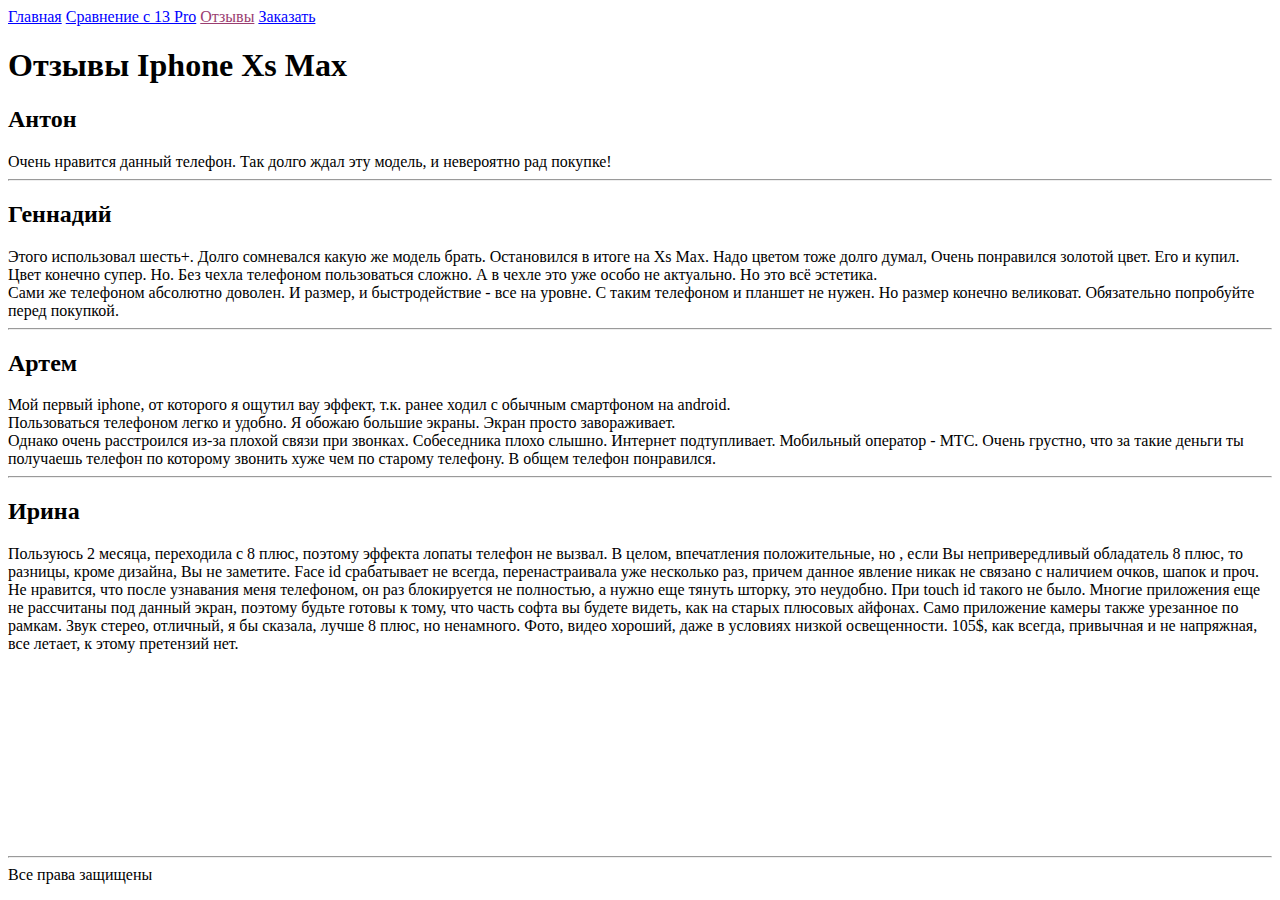
<file: page/phone/reviews.html>
<!DOCTYPE html>
<html lang="en">
  <head>
    <meta charset="UTF-8" />
    <meta name="viewport" content="width=device-width, initial-scale=1.0" />
    <link rel="stylesheet" href="../../styles/phone/index.css" />
    <title>Reviews</title>
  </head>
  <body>
    <header>
      <nav>
        <ul>
          <li>
            <a class="nav_link" href="./home.html">Главная</a>
          </li>
          <li>
            <a class="nav_link" href="./home.html#table">Сравнение с 13 Pro</a>
          </li>
          <li>
            <a class="nav_link-active" href="#">Отзывы</a>
          </li>
          <li>
            <a class="nav_link" href="./order.html">Заказать</a>
          </li>
        </ul>
      </nav>
    </header>
    <main>
      <h1>Отзывы Iphone Хs Мах</h1>
      <h2>Антон</h2>
      <p>
        Очень нравится данный телефон. Так долго ждал эту модель, и невероятно
        рад покупке!
      </p>
      <hr />
      <h2>Геннадий</h2>
      <p>
        Этого использовал шесть+. Долго сомневался какую же модель брать.
        Остановился в итоге на Хs Мах. Надо цветом тоже долго думал, Очень
        понравился золотой цвет. Его и купил. <br />
        Цвет конечно супер. Но. Без чехла телефоном пользоваться сложно. А в
        чехле это уже особо не актуально. Но это всё эстетика. <br />
        Сами же телефоном абсолютно доволен. И размер, и быстродействие - все на
        уровне. С таким телефоном и планшет не нужен. Но размер конечно
        великоват. Обязательно попробуйте перед покупкой.
      </p>
      <hr />
      <h2>Артем</h2>
      <p>
        Мой первый iphone, от которого я ощутил вау эффект, т.к. ранее ходил с
        обычным смартфоном на android. <br />
        Пользоваться телефоном легко и удобно. Я обожаю большие экраны. Экран
        просто завораживает. <br />
        Однако очень расстроился из-за плохой связи при звонках. Собеседника
        плохо слышно. Интернет подтупливает. Мобильный оператор - МТС. Очень
        грустно, что за такие деньги ты получаешь телефон по которому звонить
        хуже чем по старому телефону. В общем телефон понравился.
      </p>
      <hr />
      <h2>Ирина</h2>
      <p>
        Пользуюсь 2 месяца, переходила с 8 плюс, поэтому эффекта лопаты телефон
        не вызвал. В целом, впечатления положительные, но , если Вы
        непривередливый обладатель 8 плюс, то разницы, кроме дизайна, Вы не
        заметите. Face id срабатывает не всегда, перенастраивала уже несколько
        раз, причем данное явление никак не связано с наличием очков, шапок и
        проч. Не нравится, что после узнавания меня телефоном, он раз
        блокируется не полностью, а нужно еще тянуть шторку, это неудобно. При
        touch id такого не было. Многие приложения еще не рассчитаны под данный
        экран, поэтому будьте готовы к тому, что часть софта вы будете видеть,
        как на старых плюсовых айфонах. Само приложение камеры также урезанное
        по рамкам. Звук стерео, отличный, я бы сказала, лучше 8 плюс, но
        ненамного. Фото, видео хороший, даже в условиях низкой освещенности.
        105$, как всегда, привычная и не напряжная, все летает, к этому
        претензий нет.
      </p>
      <br />
      <br />
      <br />
      <br />
      <br />
    </main>
    <footer>
      <hr />
      <p>Все права защищены</p>
    </footer>
  </body>
</html>
</file>
<file: styles/animals/main.css>
* {
  margin: 0;
  padding: 0;
  box-sizing: border-box;
}

body {
  background: #f5f5f5;
  font-family: "Inter", sans-serif;
}

a {
  text-decoration: none;
  color: #232134;
}

a:hover {
  color: #7888a5;
}

ul {
  list-style-type: none;
}

.container {
  max-width: 1150px;
  width: 100%;
  margin: 0 auto;
  padding: 0 15px;
}

header {
  background: #ffffff;
}

.nav {
  padding: 32px 0;
}

.nav_ul {
  text-align: center;
}

.nav_li {
  display: inline-block;
  margin-left: 60px;
}

.nav_li:first-child {
  margin-left: 0;
}

.nav_link {
  font-weight: 500;
  font-size: 16px;
  line-height: 20px;
}

.link-active {
  color: #5e96fc;
}

.main {
  margin: 40px 0;
  padding: 24px;
  background: #ffffff;
  border: 1px solid #eaebed;
  border-radius: 12px;
  text-align: center;
}

.main_title {
  font-weight: 600;
  font-size: 30px;
  line-height: 34px;
  margin-bottom: 24px;
  color: #5e96fc;
}

.main_description {
  text-align: start;
  font-weight: 400;
  font-size: 16px;
  line-height: 22px;
}

.main_img {
  width: 100%;
  border-radius: 12px;
  margin: 24px 0;
}

.main_subtitle {
  font-weight: 600;
  font-size: 25px;
  line-height: 27px;
  margin-bottom: 24px;
}

.main_link {
  display: block;
  margin: 20px auto;
  width: max-content;
}

.main_contacts {
  margin: 20px 0;
}

.info_title {
  color: #5e96fc;
}

.info_description {
  text-align: start;
  font-weight: 400;
  font-size: 16px;
  line-height: 22px;
  margin: 24px 0;
}

.form_title {
  color: #232134;
  font-weight: 600;
  font-size: 20px;
  line-height: 20px;
  margin-bottom: 15px;
}

.form_input {
  padding: 11px;
  margin-bottom: 15px;
  color: #acadb9;
  width: 300px;
  font-size: 14px;
  line-height: 20px;
  outline: none;
  border: 1px solid #d5d6dc;
  border-radius: 8px;
}

.form_input::placeholder {
  color: #acadb9;
  font-size: 14px;
  line-height: 20px;
}

.form_text {
  outline: none;
  border: 1px solid #d5d6dc;
  border-radius: 8px;
  padding: 11px;
  font-size: 14px;
  line-height: 20px;
  color: #acadb9;
  width: 300px;
}

.form_text::placeholder {
  color: #acadb9;
  font-size: 14px;
  line-height: 20px;
}

.form_btn {
  font-family: "Inter", sans-serif;
  margin: 15px 0;
  padding: 9px 0;
  width: 300px;
  background: #5e96fc;
  border-radius: 8px;
  border: none;
  cursor: pointer;
  color: #ffffff;
  font-weight: 500;
  font-size: 14px;
  line-height: 21px;
}

.footer {
  text-align: end;
  margin-bottom: 20px;
}

.footer_link {
  background: #ffffff;
  border: 1px solid #eaebed;
  border-radius: 12px;
  padding: 14px;
  display: inline-block;
}
</file>
<file: styles/index.css>
body {
  margin: 0;
}

nav {
  text-align: center;
  margin-bottom: 10px;
}

img {
  display: block;
  margin: 0 auto;
}

.catVideo {
  width: 40%;
  display: block;
  margin: 0 auto;
}

.imgCat {
  width: 300px;
  padding: 20px;
}

video {
  position: absolute;
  top: 0;
  left: 0;
  width: 100%;
  height: 100%;
  object-fit: cover;
}

.content {
  margin-top: 100vh;
}
</file>
<file: styles/css/index.css>
.blue_text {
  color: blue;
  border: 1px solid green;
  display: inline-block;
}

div h2 {
  color: red;
  font-size: 24px;
  background-color: yellow;
  display: inline;
}

div > p {
  color: blueviolet;
  font-size: 18px;
  font-weight: bold;
  width: max-content;
}

p + span {
  color: red;
  font-size: 16px;
}

div > p > span {
  color: green;
  font-size: 14px;
}

#front .innodom {
  color: rgb(255, 252, 252);
  background-color: black;
}

.innodom {
  color: blue;
  font-size: 18px;
}
</file>
<file: styles/phone/index.css>
html,
body {
  height: 100%;
  display: flex;
  flex-direction: column;
}

ul {
  list-style-type: none;
  margin: 0;
  padding: 0;
}

li {
  display: inline-block;
}

p {
  margin: 8px 0;
}

main {
  flex: 1 0 auto;
}

.nav_link {
  color: blue;
}

.nav_link-active {
  color: rgb(154, 61, 112);
}

.phone_img {
  width: 300px;
}

.table {
  width: 700px;
}

.table_header {
  text-align: center;
  background-color: #b2fffd;
}

.table_left {
  background-color: #eafffe;
}

.table_right {
  text-align: center;
}

.form_wrap {
  margin: 15px 0;
}

footer {
  flex: 0 0 auto;
}
</file>
